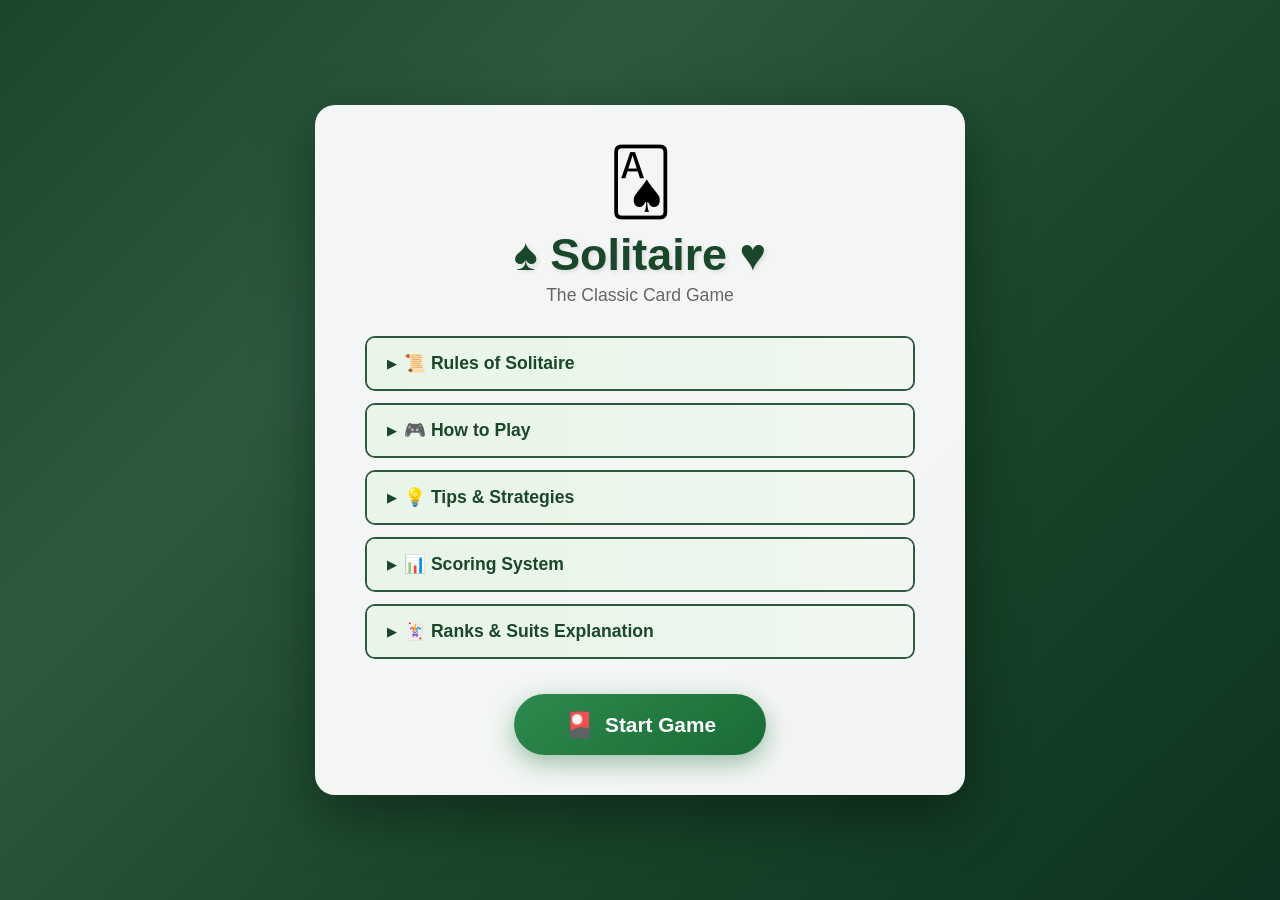
<file: index.html>
<!DOCTYPE html>
<html lang="en">
<head>
    <meta charset="UTF-8">
    <meta name="viewport" content="width=device-width, initial-scale=1.0">
    <title>Solitaire | HTML, CSS & JavaScript</title>
    <link rel="website icon" href="https://cdn2.steamgriddb.com/logo/a561e7ebcac8441387d4fe143fdef87f.png">
    <link rel="stylesheet" href="style.css">
    <script src="card.js"></script>
    
    <!-- 🔹 PWA: Manifest -->
    <link rel="manifest" href="/manifest.json">
    <meta name="theme-color" content="#4f46e5">
    <meta name="apple-mobile-web-app-capable" content="yes">
    <meta name="apple-mobile-web-app-status-bar-style" content="default">
    <meta name="apple-mobile-web-app-title" content="Solitaire">
    <link rel="apple-touch-icon" href="/Solitaire Logo.png">
</head>
<body class="landing-page">

    <div class="landing-container">
        <div class="landing-header">
            <div class="card-icon">🂡</div>
            <h1>♠ Solitaire ♥</h1>
            <p class="subtitle">The Classic Card Game</p>
        </div>

        <!-- Rules & Instructions Dropdowns -->
        <div class="instructions-section">
            <details class="dropdown">
                <summary>📜 Rules of Solitaire</summary>
                <div class="dropdown-content">
                    <ol>
                        <li>The game uses a standard 52-card deck with ranks A–K (Ace through King) and suits ♥ ♦ ♣ ♠.</li>
                        <li>The tableau has 7 piles. Pile 1 has 1 card, pile 2 has 2 cards... pile 7 has 7 cards. Top card face-up, rest face-down.</li>
                        <li>Remaining cards form the <strong>stockpile</strong> (face-down). Draw to the <strong>waste pile</strong> (face-up).</li>
                        <li><strong>Foundation piles</strong> are built up in suit from Ace → King (e.g., A♥, 2♥, 3♥... K♥).</li>
                        <li>On the <strong>tableau</strong>, place cards one rank lower in <em>opposite color</em> (e.g., red 7 on black 8).</li>
                        <li>Cards from the waste pile can be moved to tableau or foundation following the same rules.</li>
                        <li><strong>Win:</strong> All 52 cards in foundations. <strong>Lose:</strong> No valid moves and stockpile empty.</li>
                    </ol>
                </div>
            </details>

            <details class="dropdown">
                <summary>🎮 How to Play</summary>
                <div class="dropdown-content">
                    <ol>
                        <li>Cards are shuffled and dealt into 7 tableau piles automatically.</li>
                        <li>Look for <strong>Aces</strong> — move them to the foundation piles first.</li>
                        <li>Build foundations <em>up in suit</em> (A → K).</li>
                        <li>Build tableau columns <em>down in alternating colors</em> (K → A).</li>
                        <li>Click the <strong>stockpile</strong> to draw cards to the waste pile.</li>
                        <li><strong>Drag & Drop</strong> cards between piles. <strong>Double-click</strong> a card to auto-send it to foundation.</li>
                        <li>Keep playing until all cards reach the foundations — then you <strong>WIN!</strong> 🎉</li>
                    </ol>
                </div>
            </details>

            <details class="dropdown">
                <summary>💡 Tips & Strategies</summary>
                <div class="dropdown-content">
                    <ul>
                        <li><strong>Expose face-down cards</strong> in the tableau as soon as possible.</li>
                        <li><strong>Prioritize moving Aces and low cards</strong> to the foundations early.</li>
                        <li><strong>Keep tableau piles balanced</strong> to maximize your options.</li>
                        <li><strong>Use the stockpile wisely</strong> — don't draw cards unnecessarily.</li>
                        <li><strong>Think ahead</strong> before making moves, especially when moving cards from the waste pile.</li>
                    </ul>
                </div>
            </details>

            <details class="dropdown">
                <summary>📊 Scoring System</summary>
                <div class="dropdown-content">
                    <ul>
                        <li><strong>Move a card to foundation:</strong> +10 points</li>
                        <li><strong>Move a card from waste to tableau:</strong> +5 points</li>
                        <li><strong>Move a card from tableau to foundation:</strong> +15 points</li>
                        <li><strong>Draw from stockpile:</strong> -5 points</li>
                        <li><strong>Undo a move:</strong> -10 points</li>
                    </ul>
                    <p><em>Note: Scoring is optional and can be used for fun or competitive play!</em></p>
                </div>
            </details>

            <details class="dropdown">
                <summary>🃏 Ranks & Suits Explanation</summary>
                <div class="dropdown-content">
                    <p><strong>Ranks:</strong> A (Ace), 2, 3, 4, 5, 6, 7, 8, 9, 10, J (Jack), Q (Queen), K (King)</p>
                    <p><strong>Suits:</strong> ♥ (Hearts), ♦ (Diamonds), ♣ (Clubs), ♠ (Spades)</p>
                </div>
            </details>
        </div>

        <a href="game.html" class="start-btn">
            <span class="btn-icon">🎴</span> Start Game
        </a>
    </div>

    <!-- 🔹 PWA: Service Worker Registration (DIPERBAIKI: dibungkus <script> & ditaruh sebelum </body>) -->
    <script>
        if ('serviceWorker' in navigator) {
            window.addEventListener('load', () => {
                navigator.serviceWorker.register('/sw.js')
                    .then(reg => console.log('✅ Service Worker registered:', reg.scope))
                    .catch(err => console.log('❌ Service Worker failed:', err));
            });
        }
    </script>
</body>
</html>
</file>
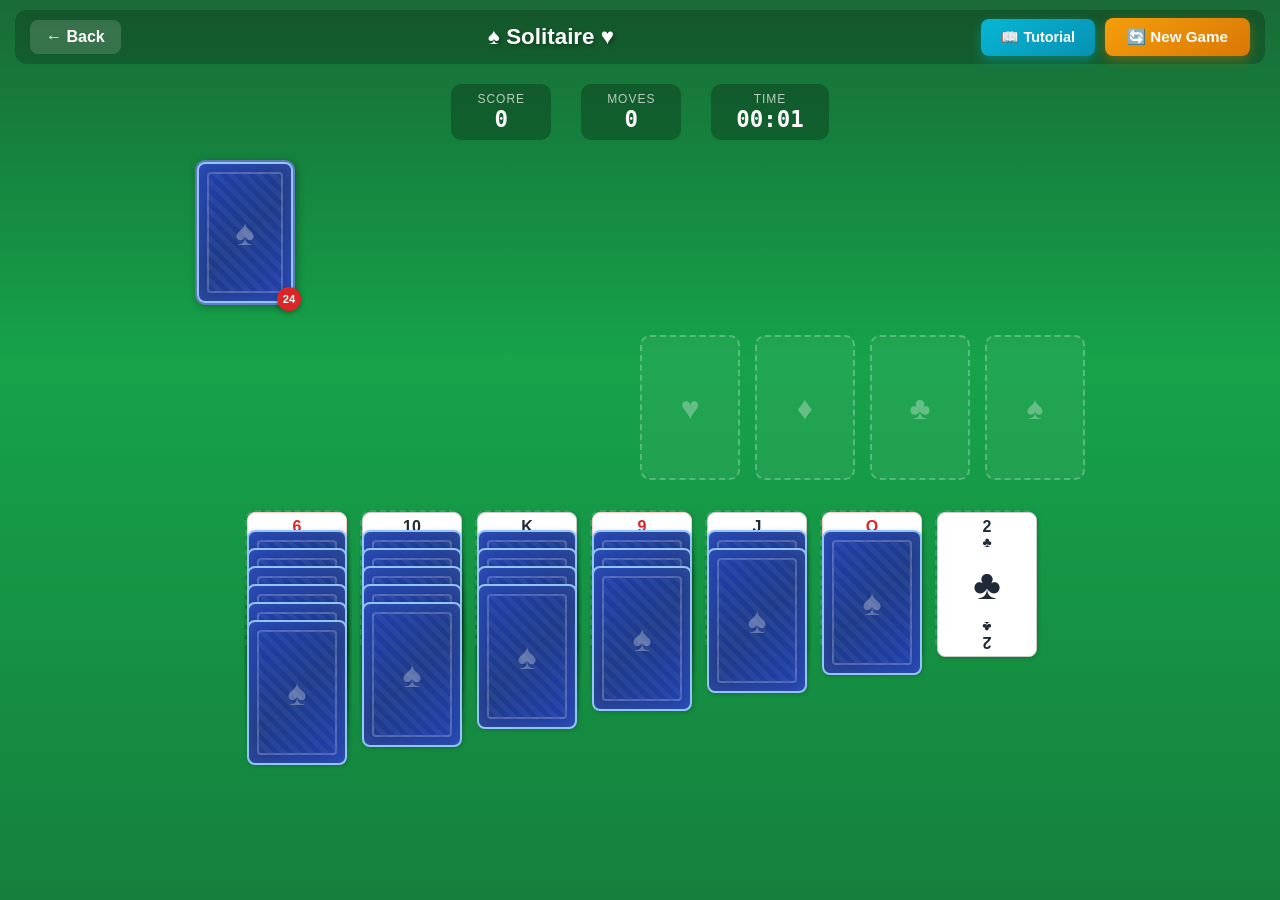
<file: game.html>
<!DOCTYPE html>
<html lang="en">
<head>
    <meta charset="UTF-8">
    <meta name="viewport" content="width=device-width, initial-scale=1.0">
    <title>Solitaire Game</title>
        <link rel="website icon" href="https://cdn2.steamgriddb.com/logo/a561e7ebcac8441387d4fe143fdef87f.png">
    <link rel="stylesheet" href="style.css">
</head>
<body class="game-page">

    <!-- Top Bar -->
    <div class="top-bar">
        <a href="index.html" class="back-btn">← Back</a>
        <h1>♠ Solitaire ♥</h1>
        <div class="top-buttons">
            <button class="tutorial-btn" onclick="toggleTutorial()" id="tutorialBtn">📖 Tutorial</button>
            <button class="new-game-btn" onclick="startGame()">🔄 New Game</button>
        </div>
    </div>

    <!-- Stats Bar -->
    <div class="stats-bar">
        <div class="stat">
            <span class="stat-label">Score</span>
            <span class="stat-value" id="score">0</span>
        </div>
        <div class="stat">
            <span class="stat-label">Moves</span>
            <span class="stat-value" id="moves">0</span>
        </div>
        <div class="stat">
            <span class="stat-label">Time</span>
            <span class="stat-value" id="timer">00:00</span>
        </div>
    </div>

    <!-- Tutorial Modal -->
    <div class="tutorial-modal" id="tutorialModal">
        <div class="tutorial-content">
            <div class="tutorial-header">
                <h2>📚 How to Play Solitaire</h2>
                <button class="close-tutorial" onclick="toggleTutorial()">✕</button>
            </div>
            
            <div class="tutorial-sections">
                <div class="tutorial-section">
                    <h3>🎯 Objective</h3>
                    <p>Move all 52 cards to the <strong>Foundation piles</strong> (top right) in order from Ace → King by suit.</p>
                </div>

                <div class="tutorial-section">
                    <h3>📋 Rules</h3>
                    <ol>
                        <li><strong>Tableau (bottom):</strong> Build DOWN in alternating colors (e.g., red 7 on black 8)</li>
                        <li><strong>Foundation (top right):</strong> Build UP by suit from Ace → King</li>
                        <li><strong>Stockpile (top left):</strong> Click to draw cards to Waste pile</li>
                        <li><strong>Only Kings</strong> can be placed on empty tableau spaces</li>
                    </ol>
                </div>

                <div class="tutorial-section">
                    <h3>🎮 How to Play</h3>
                    <ul>
                        <li><strong>Drag & Drop:</strong> Move cards between piles</li>
                        <li><strong>Double-click:</strong> Auto-send card to Foundation</li>
                        <li><strong>Click Stockpile:</strong> Draw new cards (↻)</li>
                        <li><strong>Look for Aces:</strong> Move them to Foundation first!</li>
                    </ul>
                </div>

                <div class="tutorial-section">
                    <h3>📊 Scoring System</h3>
                    <ul class="scoring-list">
                        <li><span class="score-positive">+10</span> Move card to Foundation</li>
                        <li><span class="score-positive">+5</span> Move from Waste to Tableau</li>
                        <li><span class="score-positive">+15</span> Move from Tableau to Foundation</li>
                        <li><span class="score-positive">+5</span> Flip face-down card</li>
                        <li><span class="score-negative">-5</span> Draw from Stockpile</li>
                    </ul>
                </div>

                <div class="tutorial-section">
                    <h3>💡 Tips for Beginners</h3>
                    <ul>
                        <li>✅ Always move Aces to Foundation immediately</li>
                        <li>✅ Expose face-down cards in Tableau first</li>
                        <li>✅ Don't empty a tableau space unless you have a King</li>
                        <li>✅ Think ahead - plan your moves</li>
                        <li>✅ Use double-click for quick moves to Foundation</li>
                    </ul>
                </div>

                <div class="tutorial-section">
                    <h3>🎴 Card Values</h3>
                    <p><strong>Ranks:</strong> A (1), 2, 3, 4, 5, 6, 7, 8, 9, 10, J (11), Q (12), K (13)</p>
                    <p><strong>Suits:</strong> ♥ Hearts (Red), ♦ Diamonds (Red), ♣ Clubs (Black), ♠ Spades (Black)</p>
                </div>
            </div>

            <div class="tutorial-footer">
                <button class="start-tutorial-btn" onclick="startInteractiveTutorial()">🎓 Start Interactive Tutorial</button>
                <button class="close-tutorial-btn" onclick="toggleTutorial()">Got it! Let's Play</button>
            </div>
        </div>
    </div>

    <!-- Interactive Tutorial Overlay -->
    <div class="tutorial-overlay" id="tutorialOverlay">
        <div class="tutorial-step" id="tutorialStep">
            <div class="step-content">
                <h3 id="stepTitle">Step 1</h3>
                <p id="stepDescription">Description here</p>
                <div class="step-buttons">
                    <button onclick="prevTutorialStep()" id="prevStep" style="display:none">← Previous</button>
                    <button onclick="nextTutorialStep()" id="nextStep">Next →</button>
                    <button onclick="endInteractiveTutorial()" class="skip-btn">Skip Tutorial</button>
                </div>
            </div>
        </div>
    </div>

    <!-- Game Board -->
    <div class="game-board" id="gameBoard">

        <!-- Stock & Waste -->
        <div class="stock-waste-area">
            <div class="stock-pile tutorial-highlight" id="stockPile" onclick="drawFromStock()">
                <div class="card-placeholder">↻</div>
                <div class="tutorial-tooltip" id="stockTooltip">Click to draw cards</div>
            </div>
            <div class="waste-pile tutorial-highlight" id="wastePile"></div>
        </div>

        <!-- Foundation -->
        <div class="foundation-area" id="foundationArea">
            <div class="foundation-pile tutorial-highlight" id="foundation-0" data-suit="hearts">
                <span class="foundation-label">♥</span>
            </div>
            <div class="foundation-pile tutorial-highlight" id="foundation-1" data-suit="diamonds">
                <span class="foundation-label">♦</span>
            </div>
            <div class="foundation-pile tutorial-highlight" id="foundation-2" data-suit="clubs">
                <span class="foundation-label">♣</span>
            </div>
            <div class="foundation-pile tutorial-highlight" id="foundation-3" data-suit="spades">
                <span class="foundation-label">♠</span>
            </div>
        </div>

        <!-- Tableau -->
        <div class="tableau-area" id="tableauArea">
            <div class="tableau-pile tutorial-highlight" id="tableau-0"></div>
            <div class="tableau-pile tutorial-highlight" id="tableau-1"></div>
            <div class="tableau-pile tutorial-highlight" id="tableau-2"></div>
            <div class="tableau-pile tutorial-highlight" id="tableau-3"></div>
            <div class="tableau-pile tutorial-highlight" id="tableau-4"></div>
            <div class="tableau-pile tutorial-highlight" id="tableau-5"></div>
            <div class="tableau-pile tutorial-highlight" id="tableau-6"></div>
        </div>
    </div>

    <!-- Win Overlay -->
    <div class="win-overlay" id="winOverlay">
        <div class="win-message">
            <h2>🎉 You Win! 🎉</h2>
            <p>Score: <span id="finalScore">0</span></p>
            <p>Moves: <span id="finalMoves">0</span></p>
            <p>Time: <span id="finalTime">00:00</span></p>
            <button onclick="startGame()">Play Again</button>
        </div>
    </div>

    <script src="card.js"></script>
</body>
</html>
</file>
<file: style.css>
/* ===== RESET & BASE ===== */
* {
    margin: 0;
    padding: 0;
    box-sizing: border-box;
}

body {
    font-family: 'Segoe UI', Tahoma, Geneva, Verdana, sans-serif;
    overflow-x: hidden;
    user-select: none;
}

/* ===== LANDING PAGE ===== */
.landing-page {
    background: linear-gradient(135deg, #1a472a 0%, #2d5a3f 30%, #1a472a 60%, #0d3320 100%);
    min-height: 100vh;
    display: flex;
    align-items: center;
    justify-content: center;
    padding: 20px;
}

.landing-container {
    background: rgba(255, 255, 255, 0.95);
    border-radius: 20px;
    padding: 40px 50px;
    max-width: 650px;
    width: 100%;
    box-shadow: 0 20px 60px rgba(0,0,0,0.4);
    text-align: center;
}

.landing-header {
    margin-bottom: 30px;
}

.card-icon {
    font-size: 64px;
    margin-bottom: 10px;
    animation: float 3s ease-in-out infinite;
}

@keyframes float {
    0%, 100% { transform: translateY(0); }
    50% { transform: translateY(-10px); }
}

.landing-header h1 {
    font-size: 2.8em;
    color: #1a472a;
    text-shadow: 2px 2px 4px rgba(0,0,0,0.1);
}

.subtitle {
    color: #666;
    font-size: 1.1em;
    margin-top: 5px;
}

/* Dropdown / Details */
.instructions-section {
    margin: 25px 0;
    text-align: left;
}

.dropdown {
    background: #f0f7f0;
    border: 2px solid #2d5a3f;
    border-radius: 10px;
    margin-bottom: 12px;
    overflow: hidden;
}

.dropdown summary {
    padding: 15px 20px;
    cursor: pointer;
    font-weight: 600;
    font-size: 1.1em;
    color: #1a472a;
    background: linear-gradient(90deg, #e8f5e8, #f0f7f0);
    list-style: none;
    display: flex;
    align-items: center;
    gap: 8px;
    transition: background 0.3s;
}

.dropdown summary:hover {
    background: linear-gradient(90deg, #d4edd4, #e8f5e8);
}

.dropdown summary::-webkit-details-marker {
    display: none;
}

.dropdown summary::before {
    content: '▶';
    font-size: 0.7em;
    transition: transform 0.3s;
}

.dropdown[open] summary::before {
    transform: rotate(90deg);
}

.dropdown-content {
    padding: 15px 20px;
    background: #fff;
    border-top: 1px solid #c8e6c8;
}

.dropdown-content ol {
    padding-left: 20px;
}

.dropdown-content li {
    padding: 6px 0;
    color: #333;
    line-height: 1.5;
    font-size: 0.95em;
}

.dropdown-content li strong {
    color: #1a472a;
}

/* Start Button */
.start-btn {
    display: inline-flex;
    align-items: center;
    gap: 10px;
    background: linear-gradient(145deg, #2d8a4e, #1a6b35);
    color: white;
    text-decoration: none;
    padding: 16px 50px;
    border-radius: 50px;
    font-size: 1.3em;
    font-weight: 700;
    box-shadow: 0 8px 25px rgba(26, 107, 53, 0.4);
    transition: all 0.3s;
    margin-top: 10px;
}

.start-btn:hover {
    transform: translateY(-3px);
    box-shadow: 0 12px 35px rgba(26, 107, 53, 0.5);
    background: linear-gradient(145deg, #34a05a, #1a6b35);
}

.btn-icon {
    font-size: 1.2em;
}

/* ===== GAME PAGE ===== */
.game-page {
    background: linear-gradient(180deg, #1a6b35 0%, #15803d 15%, #16a34a 40%, #15803d 100%);
    min-height: 100vh;
    padding: 10px 15px 20px;
}

/* Top Bar */
.top-bar {
    display: flex;
    align-items: center;
    justify-content: space-between;
    padding: 8px 15px;
    background: rgba(0,0,0,0.2);
    border-radius: 12px;
    margin-bottom: 10px;
}

.top-bar h1 {
    color: #fff;
    font-size: 1.4em;
    text-shadow: 2px 2px 4px rgba(0,0,0,0.3);
}

.back-btn {
    color: #fff;
    text-decoration: none;
    background: rgba(255,255,255,0.15);
    padding: 8px 16px;
    border-radius: 8px;
    font-weight: 600;
    transition: background 0.3s;
}

.back-btn:hover {
    background: rgba(255,255,255,0.3);
}

.new-game-btn {
    background: linear-gradient(145deg, #f59e0b, #d97706);
    color: white;
    border: none;
    padding: 10px 22px;
    border-radius: 8px;
    font-weight: 700;
    font-size: 0.95em;
    cursor: pointer;
    box-shadow: 0 4px 12px rgba(217, 119, 6, 0.4);
    transition: all 0.3s;
}

.new-game-btn:hover {
    transform: translateY(-2px);
    box-shadow: 0 6px 18px rgba(217, 119, 6, 0.5);
}

/* Stats Bar */
.stats-bar {
    display: flex;
    justify-content: center;
    gap: 30px;
    padding: 10px;
    margin-bottom: 10px;
}

.stat {
    background: rgba(0,0,0,0.25);
    padding: 8px 25px;
    border-radius: 10px;
    text-align: center;
    min-width: 100px;
}

.stat-label {
    display: block;
    color: rgba(255,255,255,0.7);
    font-size: 0.75em;
    text-transform: uppercase;
    letter-spacing: 1px;
}

.stat-value {
    display: block;
    color: #fff;
    font-size: 1.4em;
    font-weight: 700;
    font-family: 'Consolas', monospace;
}

/* ===== GAME BOARD ===== */
.game-board {
    max-width: 900px;
    margin: 0 auto;
    position: relative;
    min-height: 500px;
}

/* Stock & Waste Area */
.stock-waste-area {
    display: flex;
    gap: 20px;
    margin-bottom: 30px;
    padding-left: 5px;
}

/* Card Base Styles */
.card-placeholder {
    width: 100%;
    height: 100%;
    display: flex;
    align-items: center;
    justify-content: center;
    font-size: 28px;
    color: rgba(255,255,255,0.4);
    border: 2px dashed rgba(255,255,255,0.3);
    border-radius: 8px;
}

.stock-pile {
    width: 100px;
    height: 145px;
    background: linear-gradient(145deg, #1e40af, #1e3a8a);
    border: 2px solid rgba(255,255,255,0.3);
    border-radius: 10px;
    cursor: pointer;
    position: relative;
    box-shadow: 2px 2px 8px rgba(0,0,0,0.3), inset 0 0 15px rgba(255,255,255,0.1);
    transition: transform 0.2s;
}

.stock-pile:hover {
    transform: scale(1.03);
}

.stock-pile.empty {
    background: rgba(0,0,0,0.15);
    border-color: rgba(255,255,255,0.15);
}

.stock-pile .card-count {
    position: absolute;
    bottom: -8px;
    right: -8px;
    background: #dc2626;
    color: white;
    border-radius: 50%;
    width: 24px;
    height: 24px;
    display: flex;
    align-items: center;
    justify-content: center;
    font-size: 0.7em;
    font-weight: 700;
    box-shadow: 0 2px 5px rgba(0,0,0,0.3);
}

/* Waste Pile */
.waste-pile {
    width: 100px;
    height: 145px;
    position: relative;
}

/* Foundation Area */
.foundation-area {
    display: flex;
    gap: 15px;
    justify-content: flex-end;
    margin-bottom: 30px;
    padding-right: 5px;
}

.foundation-pile {
    width: 100px;
    height: 145px;
    border: 2px dashed rgba(255,255,255,0.25);
    border-radius: 10px;
    position: relative;
    background: rgba(255,255,255,0.05);
    display: flex;
    align-items: center;
    justify-content: center;
}

.foundation-pile .foundation-suit {
    font-size: 32px;
    color: rgba(255,255,255,0.2);
}

/* Tableau Area */
.tableau-area {
    display: flex;
    gap: 15px;
    justify-content: center;
    padding: 0 5px;
}

.tableau-pile {
    width: 100px;
    min-height: 145px;
    position: relative;
    border: 2px dashed rgba(255,255,255,0.15);
    border-radius: 10px;
}

/* ===== CARD STYLING ===== */
.card {
    width: 100px;
    height: 145px;
    border-radius: 8px;
    position: absolute;
    cursor: grab;
    transition: box-shadow 0.2s;
    box-shadow: 1px 1px 4px rgba(0,0,0,0.2);
}

.card:active {
    cursor: grabbing;
}

.card.dragging {
    z-index: 9999 !important;
    box-shadow: 5px 5px 20px rgba(0,0,0,0.4);
    cursor: grabbing;
    transition: none;
}

.card-face {
    width: 100%;
    height: 100%;
    background: #fff;
    border-radius: 8px;
    border: 1.5px solid #ccc;
    position: relative;
    overflow: hidden;
    display: flex;
    flex-direction: column;
    justify-content: space-between;
    padding: 6px;
}

.card-back {
    width: 100%;
    height: 100%;
    background: linear-gradient(135deg, #1e40af 0%, #1e3a8a 50%, #1e40af 100%);
    border-radius: 8px;
    border: 2px solid #93c5fd;
    box-shadow: inset 0 0 20px rgba(255,255,255,0.1);
    position: relative;
    overflow: hidden;
}

.card-back::before {
    content: '';
    position: absolute;
    top: 8px;
    left: 8px;
    right: 8px;
    bottom: 8px;
    border: 2px solid rgba(255,255,255,0.2);
    border-radius: 4px;
    background: repeating-linear-gradient(
        45deg,
        transparent,
        transparent 5px,
        rgba(255,255,255,0.05) 5px,
        rgba(255,255,255,0.05) 10px
    );
}

.card-back::after {
    content: '♠';
    position: absolute;
    top: 50%;
    left: 50%;
    transform: translate(-50%, -50%);
    font-size: 36px;
    color: rgba(255,255,255,0.3);
}

.card-corner {
    display: flex;
    flex-direction: column;
    align-items: center;
    line-height: 1;
}

.card-corner-bottom {
    transform: rotate(180deg);
}

.card-rank {
    font-size: 16px;
    font-weight: 800;
}

.card-suit-small {
    font-size: 14px;
}

.card-center {
    position: absolute;
    top: 50%;
    left: 50%;
    transform: translate(-50%, -50%);
    font-size: 42px;
}

.card.red .card-face {
    border-color: #fecaca;
}

.card.red .card-rank,
.card.red .card-suit-small,
.card.red .card-center {
    color: #dc2626;
}

.card.black .card-rank,
.card.black .card-suit-small,
.card.black .card-center {
    color: #1f2937;
}

/* Tableau overlapping */
.tableau-pile .card {
    position: absolute;
    left: 0;
}

.tableau-pile .card:not(.face-down) {
    cursor: grab;
}

.tableau-pile .card.face-down {
    cursor: default;
}

/* Drag highlight */
.tableau-pile.drag-over,
.foundation-pile.drag-over {
    background: rgba(255,255,255,0.15);
    border-color: rgba(255,255,255,0.6);
    box-shadow: 0 0 15px rgba(255,255,255,0.2);
}

/* ===== WIN OVERLAY ===== */
.win-overlay {
    display: none;
    position: fixed;
    top: 0;
    left: 0;
    width: 100%;
    height: 100%;
    background: rgba(0,0,0,0.7);
    z-index: 10000;
    align-items: center;
    justify-content: center;
    backdrop-filter: blur(5px);
}

.win-overlay.show {
    display: flex;
    animation: fadeIn 0.5s;
}

@keyframes fadeIn {
    from { opacity: 0; }
    to { opacity: 1; }
}

.win-message {
    background: linear-gradient(145deg, #fff, #f0fdf0);
    padding: 50px 60px;
    border-radius: 20px;
    text-align: center;
    box-shadow: 0 25px 60px rgba(0,0,0,0.4);
    animation: popIn 0.5s cubic-bezier(0.175, 0.885, 0.32, 1.275);
}

@keyframes popIn {
    from { transform: scale(0.5); opacity: 0; }
    to { transform: scale(1); opacity: 1; }
}

.win-message h2 {
    font-size: 2.5em;
    color: #1a6b35;
    margin-bottom: 20px;
}

.win-message p {
    font-size: 1.2em;
    color: #333;
    margin: 8px 0;
}

.win-message p span {
    font-weight: 700;
    color: #1a6b35;
    font-family: 'Consolas', monospace;
}

.win-message button {
    margin-top: 25px;
    background: linear-gradient(145deg, #2d8a4e, #1a6b35);
    color: white;
    border: none;
    padding: 14px 40px;
    border-radius: 50px;
    font-size: 1.1em;
    font-weight: 700;
    cursor: pointer;
    box-shadow: 0 6px 20px rgba(26, 107, 53, 0.4);
    transition: all 0.3s;
}

.win-message button:hover {
    transform: translateY(-2px);
    box-shadow: 0 8px 25px rgba(26, 107, 53, 0.5);
}

/* ===== RESPONSIVE ===== */
@media (max-width: 768px) {
    .landing-container {
        padding: 25px 20px;
    }
    .landing-header h1 {
        font-size: 2em;
    }
    .game-page {
        padding: 5px;
    }
    .top-bar h1 {
        font-size: 1em;
    }
    .stats-bar {
        gap: 10px;
    }
    .stat {
        padding: 6px 15px;
        min-width: 80px;
    }
    .stat-value {
        font-size: 1.1em;
    }
    .card, .stock-pile, .waste-pile, .foundation-pile, .tableau-pile {
        width: 48px !important;
        height: 72px !important;
    }
    .stock-waste-area, .foundation-area, .tableau-area {
        gap: 6px;
    }
    .card-rank {
        font-size: 10px !important;
    }
    .card-suit-small {
        font-size: 9px !important;
    }
    .card-center {
        font-size: 20px !important;
    }
    .card-back::after {
        font-size: 18px !important;
    }
    .foundation-pile .foundation-suit {
        font-size: 18px !important;
    }
}

/* Tutorial Button */
.top-buttons {
    display: flex;
    gap: 10px;
    align-items: center;
}

.tutorial-btn {
    background: linear-gradient(145deg, #06b6d4, #0891b2);
    color: white;
    border: none;
    padding: 10px 20px;
    border-radius: 8px;
    font-weight: 700;
    font-size: 0.9em;
    cursor: pointer;
    box-shadow: 0 4px 12px rgba(6, 182, 212, 0.4);
    transition: all 0.3s;
}

.tutorial-btn:hover {
    transform: translateY(-2px);
    box-shadow: 0 6px 18px rgba(6, 182, 212, 0.5);
}

/* Tutorial Modal */
.tutorial-modal {
    display: none;
    position: fixed;
    top: 0;
    left: 0;
    width: 100%;
    height: 100%;
    background: rgba(0,0,0,0.7);
    z-index: 9999;
    overflow-y: auto;
}

.tutorial-modal.show {
    display: flex;
    align-items: center;
    justify-content: center;
    animation: fadeIn 0.3s;
}

.tutorial-content {
    background: linear-gradient(145deg, #fff, #f0fdfa);
    max-width: 800px;
    width: 90%;
    max-height: 90vh;
    overflow-y: auto;
    border-radius: 20px;
    padding: 30px;
    box-shadow: 0 25px 60px rgba(0,0,0,0.4);
    margin: 20px;
}

.tutorial-header {
    display: flex;
    justify-content: space-between;
    align-items: center;
    margin-bottom: 25px;
    padding-bottom: 15px;
    border-bottom: 3px solid #14b8a6;
}

.tutorial-header h2 {
    color: #0f766e;
    margin: 0;
}

.close-tutorial {
    background: none;
    border: none;
    font-size: 1.5em;
    cursor: pointer;
    color: #64748b;
    transition: color 0.3s;
}

.close-tutorial:hover {
    color: #dc2626;
}

.tutorial-sections {
    display: flex;
    flex-direction: column;
    gap: 20px;
}

.tutorial-section {
    background: white;
    padding: 20px;
    border-radius: 12px;
    border-left: 4px solid #14b8a6;
    box-shadow: 0 2px 8px rgba(0,0,0,0.05);
}

.tutorial-section h3 {
    color: #0f766e;
    margin-top: 0;
    margin-bottom: 10px;
}

.tutorial-section p, .tutorial-section ol, .tutorial-section ul {
    color: #334155;
    line-height: 1.6;
}

.scoring-list {
    list-style: none;
    padding: 0;
}

.scoring-list li {
    padding: 5px 0;
    font-family: 'Consolas', monospace;
}

.score-positive {
    color: #10b981;
    font-weight: bold;
}

.score-negative {
    color: #ef4444;
    font-weight: bold;
}

.tutorial-footer {
    margin-top: 30px;
    display: flex;
    gap: 15px;
    justify-content: center;
    flex-wrap: wrap;
}

.start-tutorial-btn, .close-tutorial-btn {
    padding: 12px 30px;
    border: none;
    border-radius: 8px;
    font-weight: 700;
    cursor: pointer;
    transition: all 0.3s;
}

.start-tutorial-btn {
    background: linear-gradient(145deg, #14b8a6, #0d9488);
    color: white;
}

.close-tutorial-btn {
    background: #e2e8f0;
    color: #475569;
}

.start-tutorial-btn:hover, .close-tutorial-btn:hover {
    transform: translateY(-2px);
    box-shadow: 0 4px 12px rgba(0,0,0,0.2);
}

/* Interactive Tutorial Overlay */
.tutorial-overlay {
    display: none;
    position: fixed;
    top: 0;
    left: 0;
    width: 100%;
    height: 100%;
    background: rgba(0,0,0,0.8);
    z-index: 10000;
    pointer-events: none;
}

.tutorial-overlay.show {
    display: flex;
    align-items: center;
    justify-content: center;
    pointer-events: auto;
}

.tutorial-step {
    background: linear-gradient(145deg, #fff, #ecfdf5);
    padding: 30px;
    border-radius: 15px;
    max-width: 500px;
    box-shadow: 0 20px 60px rgba(0,0,0,0.4);
    border: 3px solid #14b8a6;
    pointer-events: auto;
}

.step-content h3 {
    color: #0f766e;
    margin-top: 0;
    font-size: 1.5em;
}

.step-content p {
    color: #334155;
    margin: 15px 0;
    line-height: 1.6;
}

.step-buttons {
    display: flex;
    gap: 10px;
    justify-content: flex-end;
    margin-top: 20px;
}

.step-buttons button {
    padding: 8px 20px;
    border: none;
    border-radius: 6px;
    cursor: pointer;
    font-weight: 600;
    transition: all 0.3s;
}

.step-buttons button:not(.skip-btn) {
    background: linear-gradient(145deg, #14b8a6, #0d9488);
    color: white;
}

.skip-btn {
    background: #94a3b8;
    color: white;
}

.step-buttons button:hover {
    transform: translateY(-2px);
    box-shadow: 0 4px 12px rgba(0,0,0,0.2);
}

/* Tutorial Highlights */
.tutorial-highlight {
    position: relative;
    transition: all 0.3s;
}

.tutorial-highlight.active-highlight {
    box-shadow: 0 0 0 4px #14b8a6, 0 0 20px rgba(20, 184, 166, 0.6);
    animation: pulse-highlight 2s infinite;
    z-index: 1000;
}

@keyframes pulse-highlight {
    0%, 100% { box-shadow: 0 0 0 4px #14b8a6, 0 0 20px rgba(20, 184, 166, 0.6); }
    50% { box-shadow: 0 0 0 6px #14b8a6, 0 0 30px rgba(20, 184, 166, 0.8); }
}

.card.tutorial-pulse {
    animation: pulse-card 1.5s infinite;
    box-shadow: 0 0 0 4px #f59e0b, 0 0 20px rgba(245, 158, 11, 0.6);
}

@keyframes pulse-card {
    0%, 100% { transform: scale(1); }
    50% { transform: scale(1.05); }
}

.beginner-hint {
    position: absolute;
    top: -50px;
    left: 50%;
    transform: translateX(-50%);
    background: linear-gradient(145deg, #fbbf24, #f59e0b);
    color: white;
    padding: 10px 20px;
    border-radius: 8px;
    font-weight: 600;
    white-space: nowrap;
    box-shadow: 0 4px 12px rgba(245, 158, 11, 0.4);
    animation: bounce 2s infinite;
    z-index: 100;
}

@keyframes bounce {
    0%, 100% { transform: translateX(-50%) translateY(0); }
    50% { transform: translateX(-50%) translateY(-10px); }
}

.foundation-label {
    position: absolute;
    top: 50%;
    left: 50%;
    transform: translate(-50%, -50%);
    font-size: 32px;
    color: rgba(255,255,255,0.3);
    pointer-events: none;
}

/* Responsive */
@media (max-width: 768px) {
    .tutorial-content {
        padding: 20px;
        margin: 10px;
    }
    
    .tutorial-section {
        padding: 15px;
    }
    
    .top-buttons {
        flex-direction: column;
    }
}
</file>
